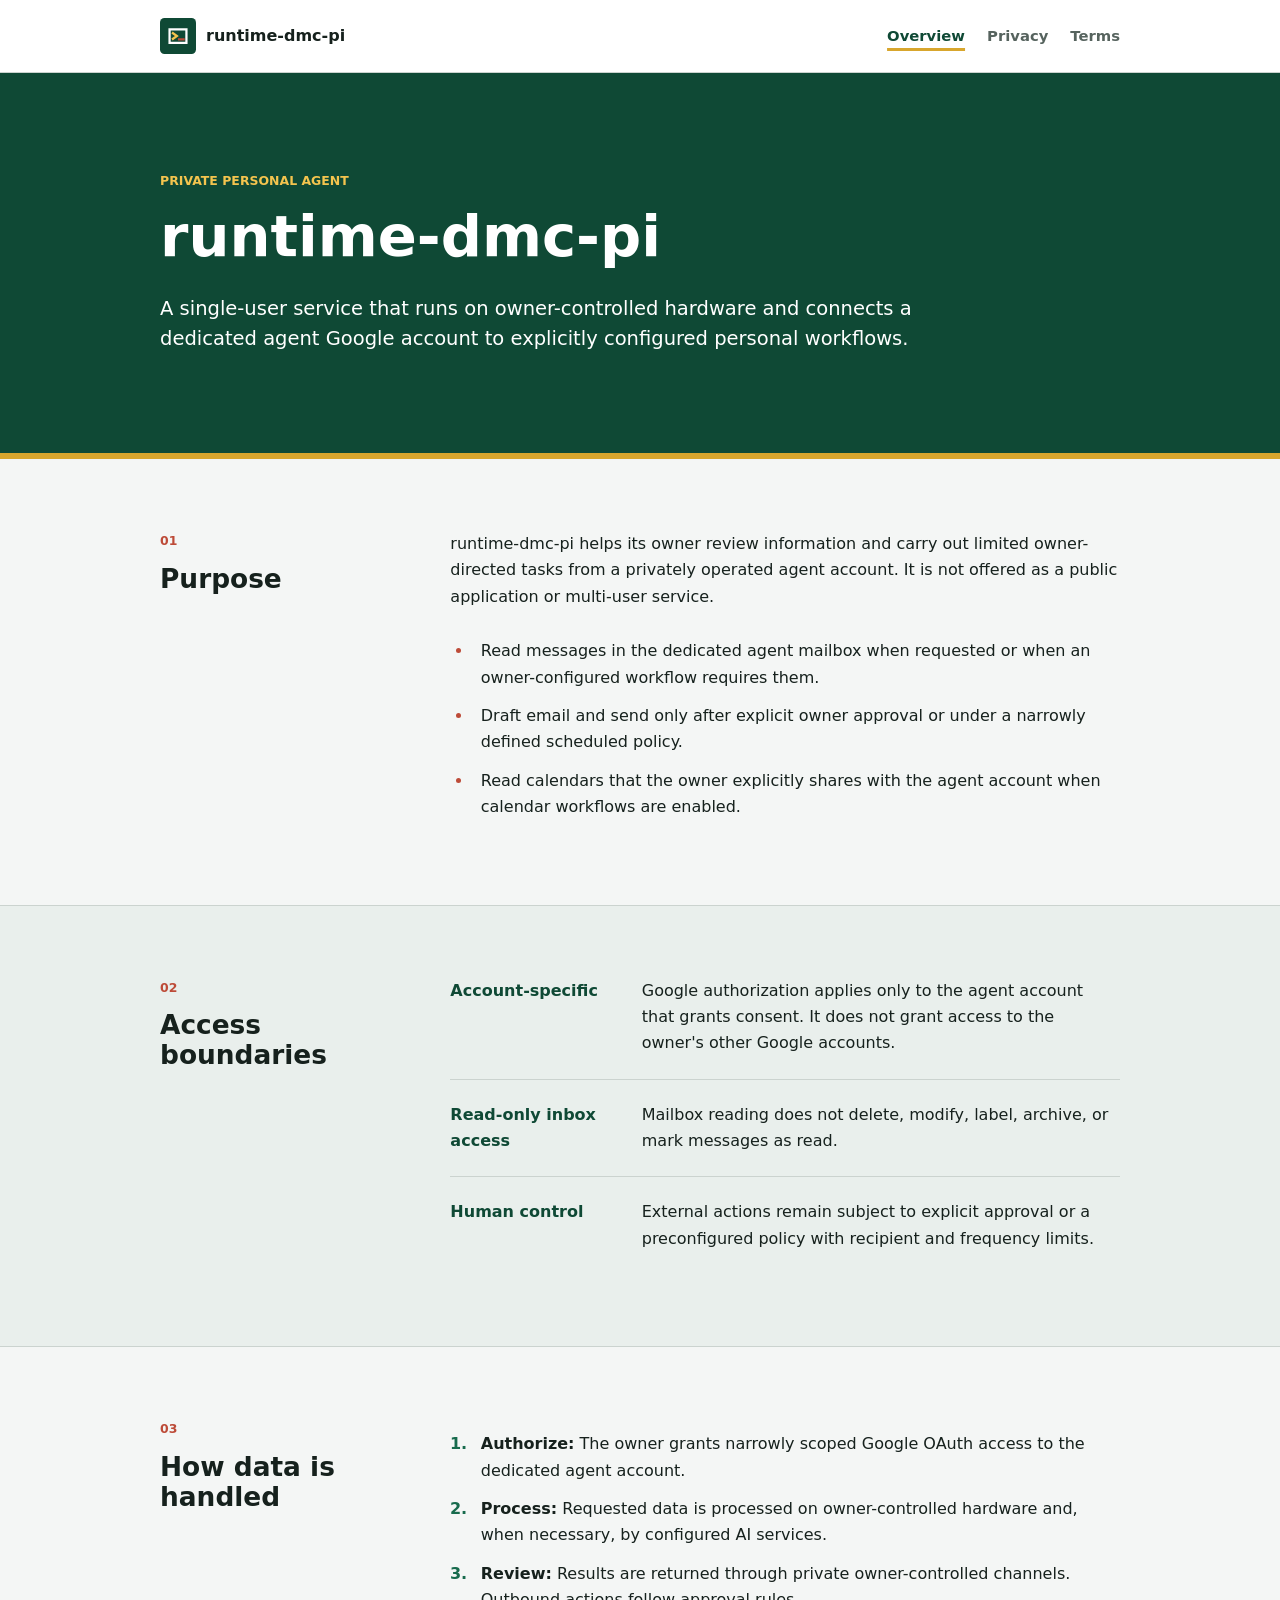
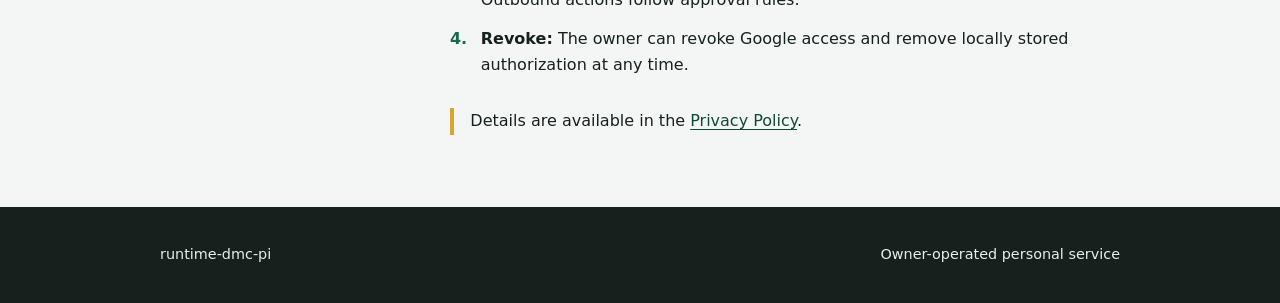
<file: index.html>
<!doctype html>
<html lang="en">
  <head>
    <meta charset="utf-8">
    <meta name="viewport" content="width=device-width, initial-scale=1">
    <meta name="description" content="OAuth information for runtime-dmc-pi, a private single-user task service.">
    <meta http-equiv="Content-Security-Policy" content="default-src 'self'; style-src 'self'; img-src 'self'; object-src 'none'; base-uri 'none'; form-action 'none'">
    <title>runtime-dmc-pi</title>
    <link rel="icon" href="mark.svg" type="image/svg+xml">
    <link rel="stylesheet" href="styles.css">
  </head>
  <body>
    <header class="site-header">
      <div class="shell header-inner">
        <a class="brand" href="index.html" aria-label="runtime-dmc-pi home">
          <img src="mark.svg" width="36" height="36" alt="">
          <span>runtime-dmc-pi</span>
        </a>
        <nav aria-label="Primary navigation">
          <a aria-current="page" href="index.html">Overview</a>
          <a href="privacy.html">Privacy</a>
          <a href="terms.html">Terms</a>
        </nav>
      </div>
    </header>

    <main>
      <section class="hero">
        <div class="shell hero-inner">
          <p class="kicker">Private personal agent</p>
          <h1>runtime-dmc-pi</h1>
          <p class="lede">
            A single-user service that runs on owner-controlled hardware and connects a dedicated agent Google account to explicitly configured personal workflows.
          </p>
        </div>
      </section>

      <section class="section shell" aria-labelledby="purpose-heading">
        <div class="section-heading">
          <p class="section-number">01</p>
          <h2 id="purpose-heading">Purpose</h2>
        </div>
        <div class="section-content">
          <p>
            runtime-dmc-pi helps its owner review information and carry out limited owner-directed tasks from a privately operated agent account. It is not offered as a public application or multi-user service.
          </p>
          <ul class="feature-list">
            <li>Read messages in the dedicated agent mailbox when requested or when an owner-configured workflow requires them.</li>
            <li>Draft email and send only after explicit owner approval or under a narrowly defined scheduled policy.</li>
            <li>Read calendars that the owner explicitly shares with the agent account when calendar workflows are enabled.</li>
          </ul>
        </div>
      </section>

      <section class="section section-alt" aria-labelledby="boundaries-heading">
        <div class="shell section-grid">
          <div class="section-heading">
            <p class="section-number">02</p>
            <h2 id="boundaries-heading">Access boundaries</h2>
          </div>
          <div class="section-content">
            <dl class="boundary-list">
              <div>
                <dt>Account-specific</dt>
                <dd>Google authorization applies only to the agent account that grants consent. It does not grant access to the owner's other Google accounts.</dd>
              </div>
              <div>
                <dt>Read-only inbox access</dt>
                <dd>Mailbox reading does not delete, modify, label, archive, or mark messages as read.</dd>
              </div>
              <div>
                <dt>Human control</dt>
                <dd>External actions remain subject to explicit approval or a preconfigured policy with recipient and frequency limits.</dd>
              </div>
            </dl>
          </div>
        </div>
      </section>

      <section class="section shell" aria-labelledby="flow-heading">
        <div class="section-heading">
          <p class="section-number">03</p>
          <h2 id="flow-heading">How data is handled</h2>
        </div>
        <div class="section-content">
          <ol class="flow-list">
            <li><strong>Authorize:</strong> The owner grants narrowly scoped Google OAuth access to the dedicated agent account.</li>
            <li><strong>Process:</strong> Requested data is processed on owner-controlled hardware and, when necessary, by configured AI services.</li>
            <li><strong>Review:</strong> Results are returned through private owner-controlled channels. Outbound actions follow approval rules.</li>
            <li><strong>Revoke:</strong> The owner can revoke Google access and remove locally stored authorization at any time.</li>
          </ol>
          <p class="policy-link">Details are available in the <a href="privacy.html">Privacy Policy</a>.</p>
        </div>
      </section>
    </main>

    <footer>
      <div class="shell footer-inner">
        <span>runtime-dmc-pi</span>
        <span>Owner-operated personal service</span>
      </div>
    </footer>
  </body>
</html>
</file>
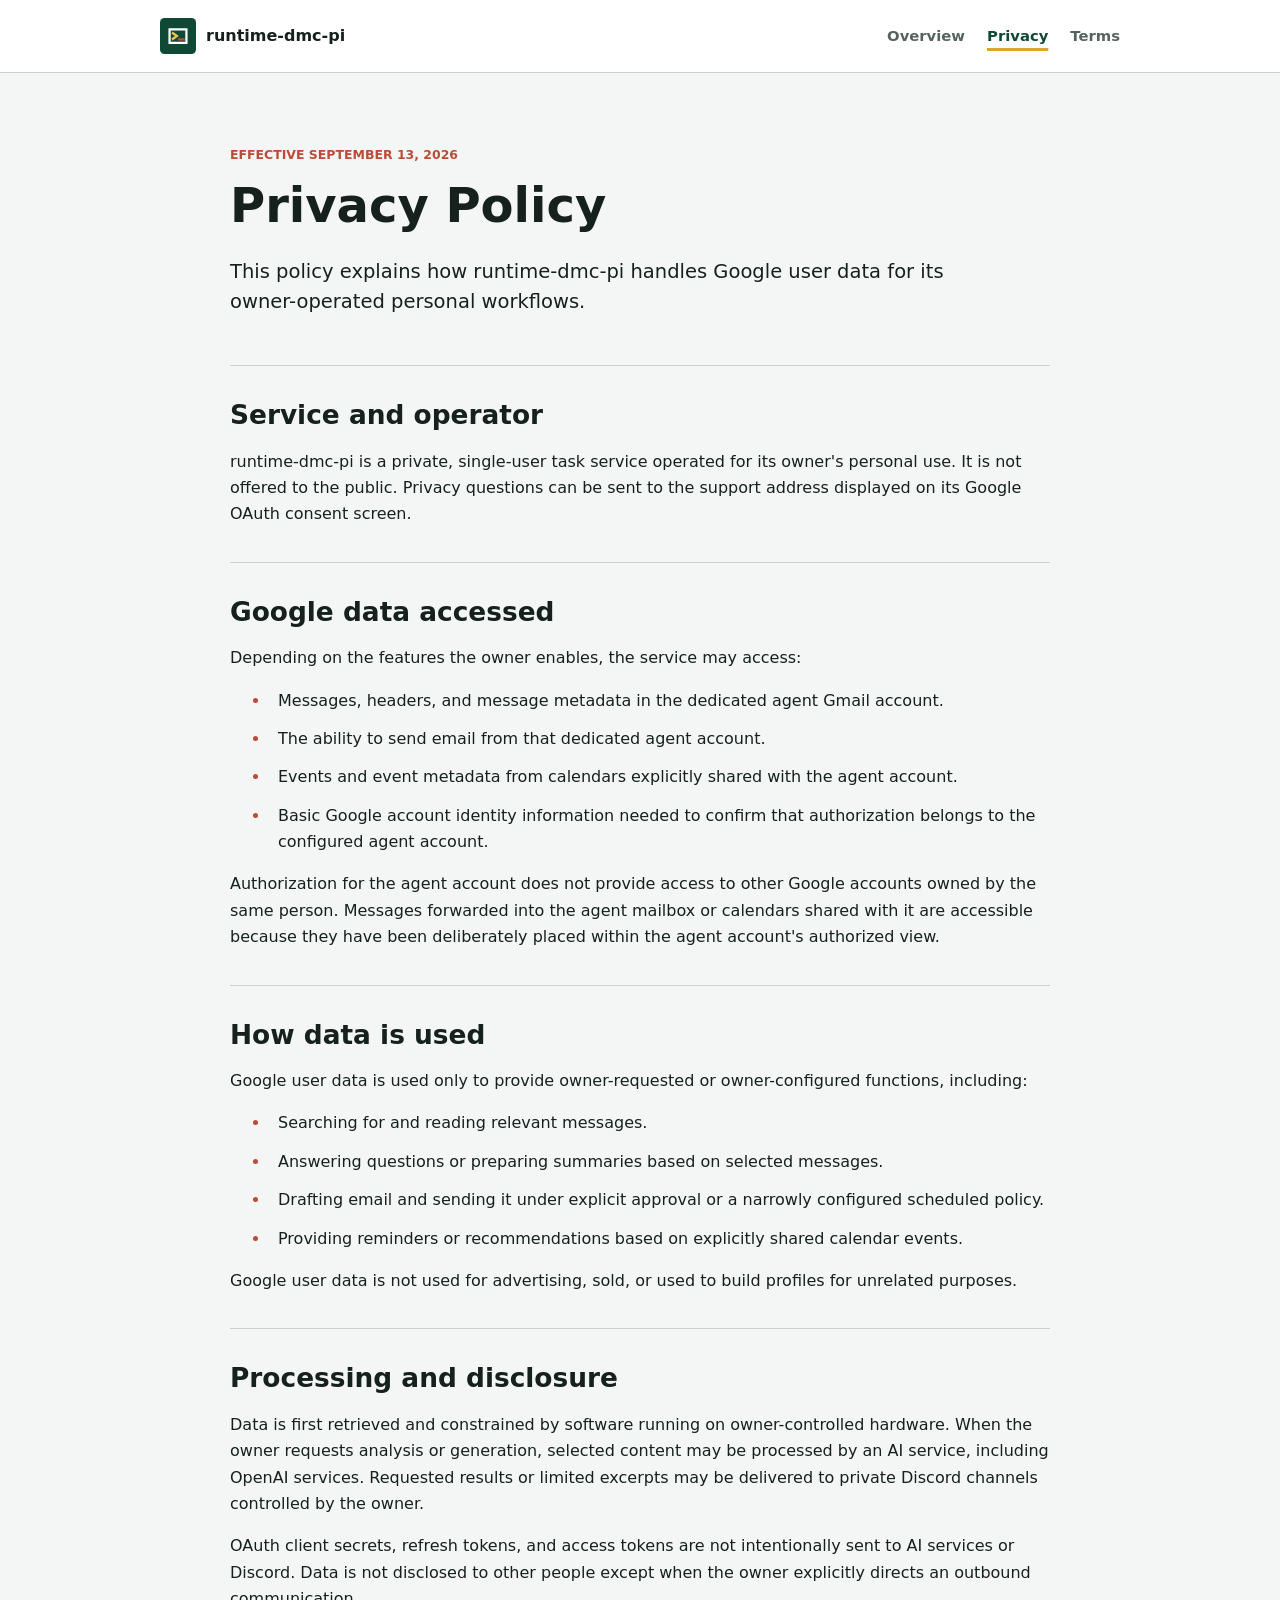
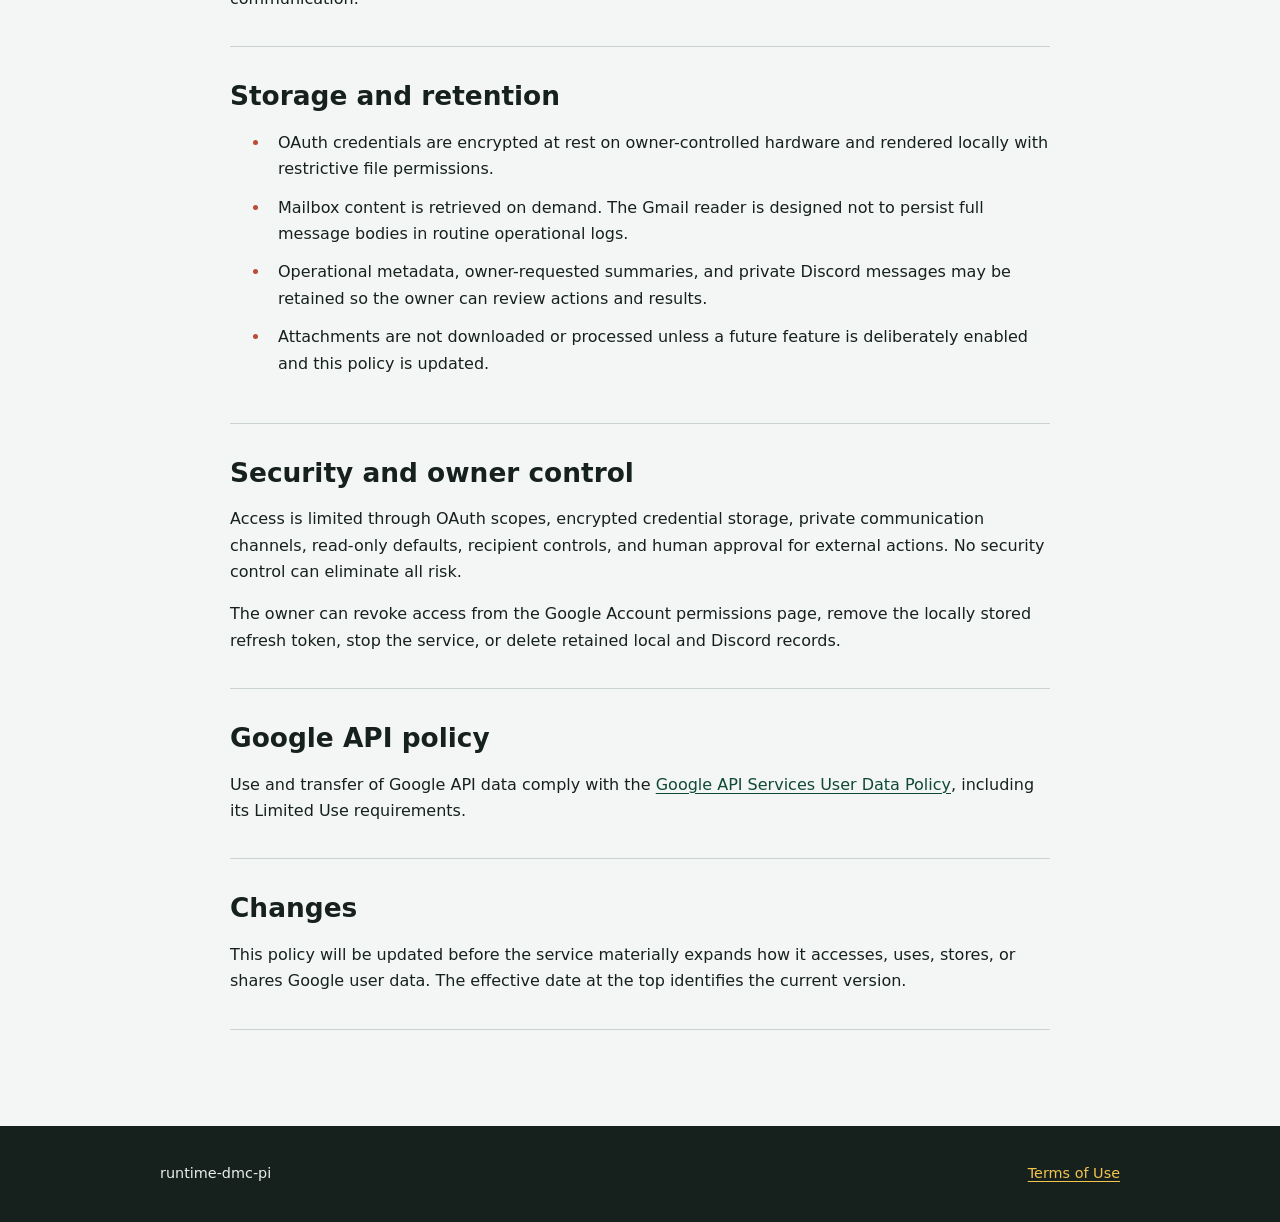
<file: privacy.html>
<!doctype html>
<html lang="en">
  <head>
    <meta charset="utf-8">
    <meta name="viewport" content="width=device-width, initial-scale=1">
    <meta name="description" content="Privacy Policy for runtime-dmc-pi.">
    <meta http-equiv="Content-Security-Policy" content="default-src 'self'; style-src 'self'; img-src 'self'; object-src 'none'; base-uri 'none'; form-action 'none'">
    <title>Privacy Policy | runtime-dmc-pi</title>
    <link rel="icon" href="mark.svg" type="image/svg+xml">
    <link rel="stylesheet" href="styles.css">
  </head>
  <body>
    <header class="site-header">
      <div class="shell header-inner">
        <a class="brand" href="index.html" aria-label="runtime-dmc-pi home">
          <img src="mark.svg" width="36" height="36" alt="">
          <span>runtime-dmc-pi</span>
        </a>
        <nav aria-label="Primary navigation">
          <a href="index.html">Overview</a>
          <a aria-current="page" href="privacy.html">Privacy</a>
          <a href="terms.html">Terms</a>
        </nav>
      </div>
    </header>

    <main class="document shell">
      <header class="document-header">
        <p class="kicker">Effective September 13, 2026</p>
        <h1>Privacy Policy</h1>
        <p class="lede">This policy explains how runtime-dmc-pi handles Google user data for its owner-operated personal workflows.</p>
      </header>

      <section>
        <h2>Service and operator</h2>
        <p>
          runtime-dmc-pi is a private, single-user task service operated for its owner's personal use. It is not offered to the public. Privacy questions can be sent to the support address displayed on its Google OAuth consent screen.
        </p>
      </section>

      <section>
        <h2>Google data accessed</h2>
        <p>Depending on the features the owner enables, the service may access:</p>
        <ul>
          <li>Messages, headers, and message metadata in the dedicated agent Gmail account.</li>
          <li>The ability to send email from that dedicated agent account.</li>
          <li>Events and event metadata from calendars explicitly shared with the agent account.</li>
          <li>Basic Google account identity information needed to confirm that authorization belongs to the configured agent account.</li>
        </ul>
        <p>
          Authorization for the agent account does not provide access to other Google accounts owned by the same person. Messages forwarded into the agent mailbox or calendars shared with it are accessible because they have been deliberately placed within the agent account's authorized view.
        </p>
      </section>

      <section>
        <h2>How data is used</h2>
        <p>Google user data is used only to provide owner-requested or owner-configured functions, including:</p>
        <ul>
          <li>Searching for and reading relevant messages.</li>
          <li>Answering questions or preparing summaries based on selected messages.</li>
          <li>Drafting email and sending it under explicit approval or a narrowly configured scheduled policy.</li>
          <li>Providing reminders or recommendations based on explicitly shared calendar events.</li>
        </ul>
        <p>Google user data is not used for advertising, sold, or used to build profiles for unrelated purposes.</p>
      </section>

      <section>
        <h2>Processing and disclosure</h2>
        <p>
          Data is first retrieved and constrained by software running on owner-controlled hardware. When the owner requests analysis or generation, selected content may be processed by an AI service, including OpenAI services. Requested results or limited excerpts may be delivered to private Discord channels controlled by the owner.
        </p>
        <p>
          OAuth client secrets, refresh tokens, and access tokens are not intentionally sent to AI services or Discord. Data is not disclosed to other people except when the owner explicitly directs an outbound communication.
        </p>
      </section>

      <section>
        <h2>Storage and retention</h2>
        <ul>
          <li>OAuth credentials are encrypted at rest on owner-controlled hardware and rendered locally with restrictive file permissions.</li>
          <li>Mailbox content is retrieved on demand. The Gmail reader is designed not to persist full message bodies in routine operational logs.</li>
          <li>Operational metadata, owner-requested summaries, and private Discord messages may be retained so the owner can review actions and results.</li>
          <li>Attachments are not downloaded or processed unless a future feature is deliberately enabled and this policy is updated.</li>
        </ul>
      </section>

      <section>
        <h2>Security and owner control</h2>
        <p>
          Access is limited through OAuth scopes, encrypted credential storage, private communication channels, read-only defaults, recipient controls, and human approval for external actions. No security control can eliminate all risk.
        </p>
        <p>
          The owner can revoke access from the Google Account permissions page, remove the locally stored refresh token, stop the service, or delete retained local and Discord records.
        </p>
      </section>

      <section>
        <h2>Google API policy</h2>
        <p>
          Use and transfer of Google API data comply with the <a href="https://developers.google.com/terms/api-services-user-data-policy">Google API Services User Data Policy</a>, including its Limited Use requirements.
        </p>
      </section>

      <section>
        <h2>Changes</h2>
        <p>
          This policy will be updated before the service materially expands how it accesses, uses, stores, or shares Google user data. The effective date at the top identifies the current version.
        </p>
      </section>
    </main>

    <footer>
      <div class="shell footer-inner">
        <span>runtime-dmc-pi</span>
        <a href="terms.html">Terms of Use</a>
      </div>
    </footer>
  </body>
</html>
</file>
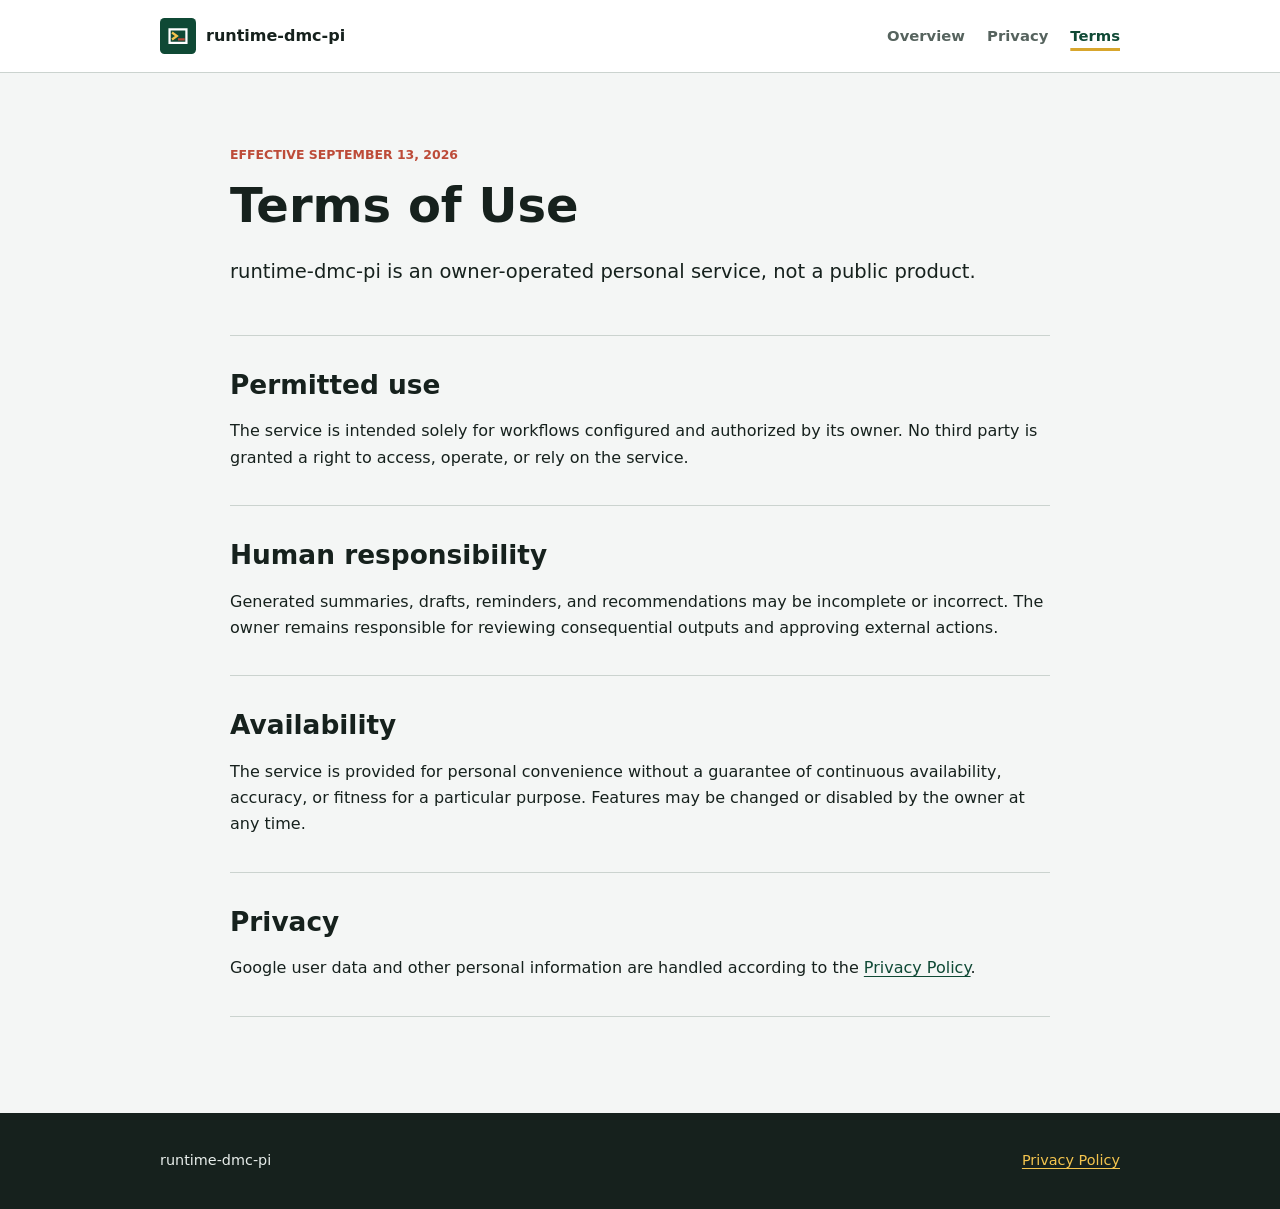
<file: terms.html>
<!doctype html>
<html lang="en">
  <head>
    <meta charset="utf-8">
    <meta name="viewport" content="width=device-width, initial-scale=1">
    <meta name="description" content="Terms of Use for runtime-dmc-pi.">
    <meta http-equiv="Content-Security-Policy" content="default-src 'self'; style-src 'self'; img-src 'self'; object-src 'none'; base-uri 'none'; form-action 'none'">
    <title>Terms of Use | runtime-dmc-pi</title>
    <link rel="icon" href="mark.svg" type="image/svg+xml">
    <link rel="stylesheet" href="styles.css">
  </head>
  <body>
    <header class="site-header">
      <div class="shell header-inner">
        <a class="brand" href="index.html" aria-label="runtime-dmc-pi home">
          <img src="mark.svg" width="36" height="36" alt="">
          <span>runtime-dmc-pi</span>
        </a>
        <nav aria-label="Primary navigation">
          <a href="index.html">Overview</a>
          <a href="privacy.html">Privacy</a>
          <a aria-current="page" href="terms.html">Terms</a>
        </nav>
      </div>
    </header>

    <main class="document shell">
      <header class="document-header">
        <p class="kicker">Effective September 13, 2026</p>
        <h1>Terms of Use</h1>
        <p class="lede">runtime-dmc-pi is an owner-operated personal service, not a public product.</p>
      </header>

      <section>
        <h2>Permitted use</h2>
        <p>
          The service is intended solely for workflows configured and authorized by its owner. No third party is granted a right to access, operate, or rely on the service.
        </p>
      </section>

      <section>
        <h2>Human responsibility</h2>
        <p>
          Generated summaries, drafts, reminders, and recommendations may be incomplete or incorrect. The owner remains responsible for reviewing consequential outputs and approving external actions.
        </p>
      </section>

      <section>
        <h2>Availability</h2>
        <p>
          The service is provided for personal convenience without a guarantee of continuous availability, accuracy, or fitness for a particular purpose. Features may be changed or disabled by the owner at any time.
        </p>
      </section>

      <section>
        <h2>Privacy</h2>
        <p>Google user data and other personal information are handled according to the <a href="privacy.html">Privacy Policy</a>.</p>
      </section>
    </main>

    <footer>
      <div class="shell footer-inner">
        <span>runtime-dmc-pi</span>
        <a href="privacy.html">Privacy Policy</a>
      </div>
    </footer>
  </body>
</html>
</file>
<file: styles.css>
:root {
  color-scheme: light;
  --ink: #16211d;
  --muted: #56635e;
  --paper: #ffffff;
  --ground: #f4f6f5;
  --line: #cbd3cf;
  --green: #176b4d;
  --green-dark: #0f4935;
  --coral: #bd4b38;
  --gold: #d8a62d;
}

* {
  box-sizing: border-box;
}

html {
  background: var(--ground);
  color: var(--ink);
  font-family: Inter, ui-sans-serif, system-ui, -apple-system, BlinkMacSystemFont, "Segoe UI", sans-serif;
  font-size: 16px;
  line-height: 1.65;
  letter-spacing: 0;
}

body {
  margin: 0;
  min-width: 280px;
}

a {
  color: var(--green-dark);
  text-decoration-thickness: 1px;
  text-underline-offset: 0.2em;
}

a:hover,
a:focus-visible {
  color: var(--coral);
}

.shell {
  width: min(100% - 40px, 960px);
  margin-inline: auto;
}

.site-header {
  background: var(--paper);
  border-bottom: 1px solid var(--line);
}

.header-inner {
  min-height: 72px;
  display: flex;
  align-items: center;
  justify-content: space-between;
  gap: 24px;
}

.brand {
  display: inline-flex;
  align-items: center;
  gap: 10px;
  color: var(--ink);
  font-weight: 750;
  text-decoration: none;
  white-space: nowrap;
}

.brand img {
  display: block;
  flex: 0 0 36px;
}

nav {
  display: flex;
  align-items: center;
  gap: 22px;
}

nav a {
  color: var(--muted);
  font-size: 0.925rem;
  font-weight: 650;
  text-decoration: none;
}

nav a[aria-current="page"] {
  color: var(--green-dark);
  text-decoration: underline;
  text-decoration-color: var(--gold);
  text-decoration-thickness: 3px;
  text-underline-offset: 0.5em;
}

.hero {
  background: var(--green-dark);
  color: var(--paper);
  border-bottom: 6px solid var(--gold);
}

.hero-inner {
  min-height: 380px;
  display: flex;
  flex-direction: column;
  justify-content: center;
  padding-block: 72px;
}

.kicker,
.section-number {
  margin: 0 0 12px;
  color: var(--coral);
  font-size: 0.78rem;
  font-weight: 800;
  text-transform: uppercase;
}

.hero .kicker {
  color: #f4c44e;
}

h1,
h2,
h3,
p {
  overflow-wrap: anywhere;
}

h1,
h2,
h3 {
  line-height: 1.15;
  letter-spacing: 0;
}

h1 {
  margin: 0;
  font-size: 3.6rem;
}

h2 {
  margin: 0;
  font-size: 1.65rem;
}

.lede {
  max-width: 760px;
  margin: 24px 0 0;
  font-size: 1.22rem;
  line-height: 1.55;
}

.section,
.section-grid {
  display: grid;
  grid-template-columns: minmax(180px, 0.35fr) minmax(0, 1fr);
  gap: 56px;
  padding-block: 72px;
}

.section-alt {
  width: 100%;
  background: #e9efec;
  border-block: 1px solid var(--line);
}

.section-alt.section {
  display: block;
  padding: 0;
}

.section-content > :first-child,
.document section > :first-child {
  margin-top: 0;
}

.section-content > :last-child,
.document section > :last-child {
  margin-bottom: 0;
}

.feature-list,
.flow-list {
  margin: 28px 0 0;
  padding-left: 1.4rem;
}

.feature-list li,
.flow-list li,
.document li {
  margin-block: 12px;
  padding-left: 8px;
}

.feature-list li::marker,
.document li::marker {
  color: var(--coral);
}

.flow-list li::marker {
  color: var(--green);
  font-weight: 800;
}

.boundary-list {
  margin: 0;
}

.boundary-list div {
  display: grid;
  grid-template-columns: minmax(140px, 0.35fr) minmax(0, 1fr);
  gap: 24px;
  padding-block: 22px;
  border-top: 1px solid var(--line);
}

.boundary-list div:first-child {
  border-top: 0;
  padding-top: 0;
}

.boundary-list dt {
  color: var(--green-dark);
  font-weight: 800;
}

.boundary-list dd {
  margin: 0;
}

.policy-link {
  margin-top: 30px;
  padding-left: 16px;
  border-left: 4px solid var(--gold);
}

.document {
  max-width: 820px;
  padding-block: 72px 96px;
}

.document-header {
  padding-bottom: 48px;
  border-bottom: 1px solid var(--line);
}

.document-header h1 {
  font-size: 3rem;
}

.document section {
  padding-block: 34px;
  border-bottom: 1px solid var(--line);
}

.document section h2 {
  margin-bottom: 18px;
}

footer {
  background: var(--ink);
  color: #e8eeeb;
}

.footer-inner {
  min-height: 96px;
  display: flex;
  align-items: center;
  justify-content: space-between;
  gap: 20px;
  font-size: 0.9rem;
}

footer a {
  color: #f4c44e;
}

@media (max-width: 680px) {
  .shell {
    width: min(100% - 28px, 960px);
  }

  .header-inner {
    min-height: 104px;
    align-items: flex-start;
    flex-direction: column;
    justify-content: center;
    gap: 12px;
  }

  nav {
    width: 100%;
    justify-content: space-between;
    gap: 14px;
  }

  .hero-inner {
    min-height: 340px;
    padding-block: 56px;
  }

  h1,
  .document-header h1 {
    font-size: 2.45rem;
  }

  .lede {
    font-size: 1.08rem;
  }

  .section,
  .section-grid {
    grid-template-columns: 1fr;
    gap: 28px;
    padding-block: 52px;
  }

  .boundary-list div {
    grid-template-columns: 1fr;
    gap: 6px;
  }

  .document {
    padding-block: 52px 72px;
  }

  .footer-inner {
    min-height: 112px;
    flex-direction: column;
    align-items: flex-start;
    justify-content: center;
    gap: 6px;
  }
}
</file>
